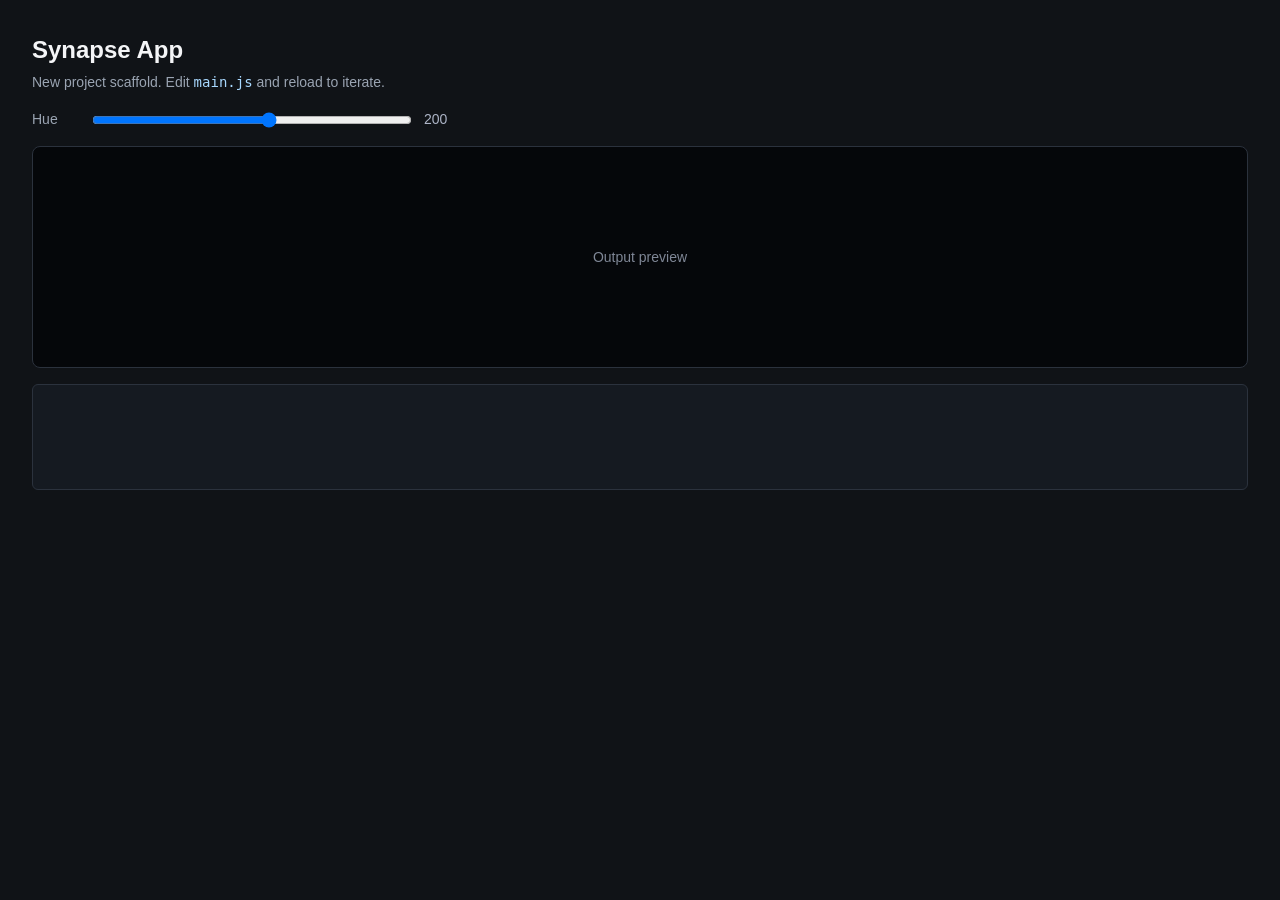
<file: template/index.html>
<!doctype html>
<html>
<head>
  <meta charset="utf-8">
  <meta name="viewport" content="width=device-width, initial-scale=1">
  <title>Synapse App</title>
  <link rel="stylesheet" href="./style.css">
</head>
<body>
  <main>
    <header>
      <h1>Synapse App</h1>
      <p>New project scaffold. Edit <code>main.js</code> and reload to iterate.</p>
    </header>

    <section class="row">
      <label for="hue">Hue</label>
      <input id="hue" type="range" min="0" max="360" step="1" value="200">
      <span id="hueReadout">200</span>
    </section>

    <section id="preview" class="preview" data-synapse-surface-type="texture">
      Output preview
    </section>

    <pre id="log"></pre>
  </main>

  <!-- Bridge type defs + userland SDK. synapse-sdk.js attaches window.SynapseSDK; see SYNAPSE_API.md. -->
  <script src="./synapse-sdk.js"></script>
  <script src="./main.js"></script>
</body>
</html>
</file>
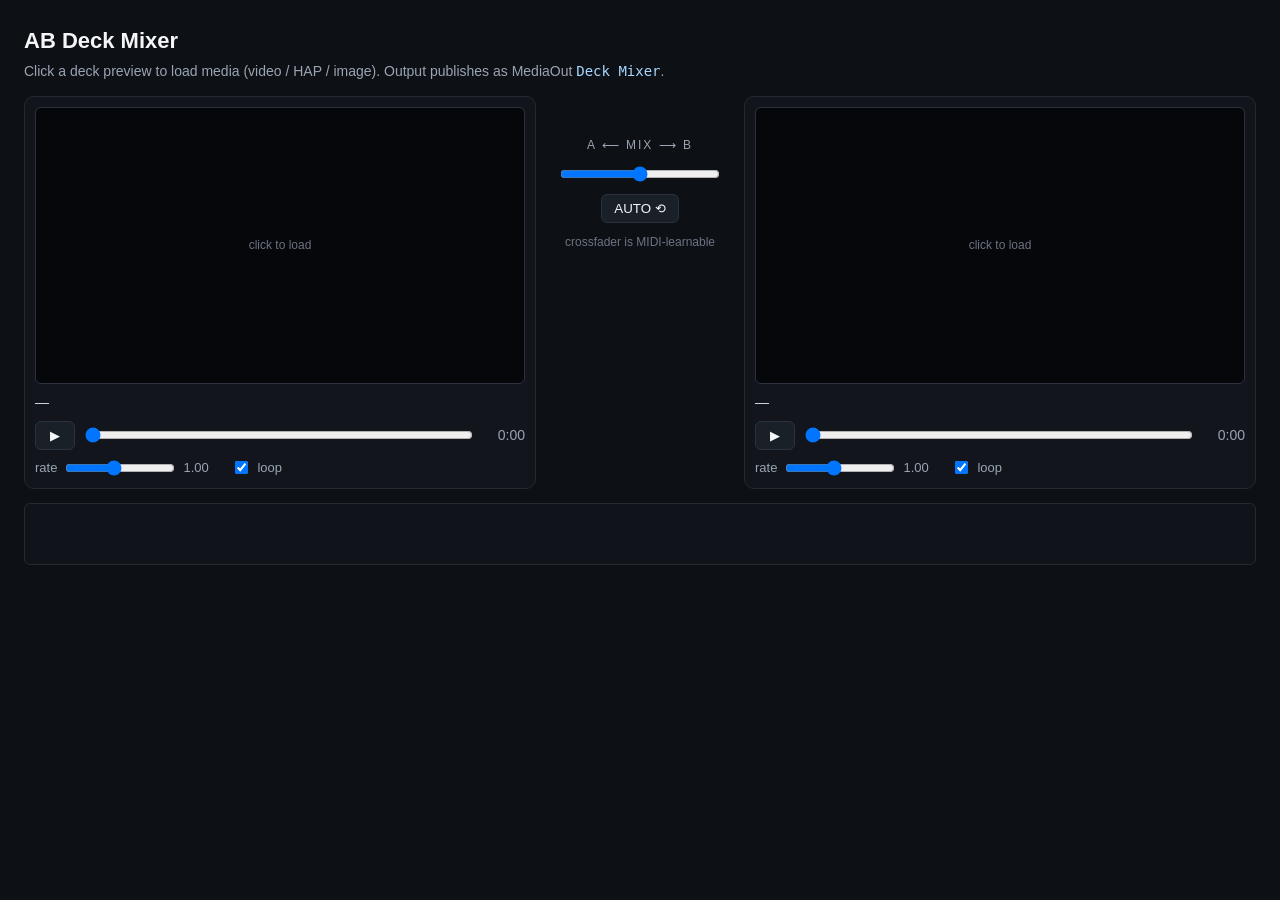
<file: samples/ab-deck-mixer/index.html>
<!doctype html>
<html>
<head>
  <meta charset="utf-8">
  <meta name="viewport" content="width=device-width, initial-scale=1">
  <title>AB Deck Mixer</title>
  <link rel="stylesheet" href="./style.css">
</head>
<body>
  <main>
    <header>
      <h1>AB Deck Mixer</h1>
      <p>Click a deck preview to load media (video / HAP / image). Output publishes as MediaOut <code>Deck Mixer</code>.</p>
    </header>

    <section class="decks">
      <div class="deck" id="deckA">
        <div class="preview" data-deck="a">
          <span class="hint">click to load</span>
        </div>
        <div class="deck-title"><span class="name">—</span><span class="badge"></span></div>
        <div class="transport">
          <button class="playpause">▶</button>
          <input class="seek" type="range" min="0" max="1" step="0.001" value="0">
          <span class="time">0:00</span>
        </div>
        <div class="deck-opts">
          <label>rate <input class="rate" type="range" min="0.25" max="2" step="0.05" value="1"><span class="rate-val">1.00</span></label>
          <label class="loop-label"><input class="loop" type="checkbox" checked> loop</label>
        </div>
      </div>

      <div class="mixer">
        <div class="xfade-label">A ⟵ MIX ⟶ B</div>
        <input id="crossfade" type="range" min="0" max="1" step="0.001" value="0.5">
        <button id="autoFade" type="button">AUTO ⟲</button>
        <div class="hint" id="mixerHint">crossfader is MIDI-learnable</div>
      </div>

      <div class="deck" id="deckB">
        <div class="preview" data-deck="b">
          <span class="hint">click to load</span>
        </div>
        <div class="deck-title"><span class="name">—</span><span class="badge"></span></div>
        <div class="transport">
          <button class="playpause">▶</button>
          <input class="seek" type="range" min="0" max="1" step="0.001" value="0">
          <span class="time">0:00</span>
        </div>
        <div class="deck-opts">
          <label>rate <input class="rate" type="range" min="0.25" max="2" step="0.05" value="1"><span class="rate-val">1.00</span></label>
          <label class="loop-label"><input class="loop" type="checkbox" checked> loop</label>
        </div>
      </div>
    </section>

    <pre id="log"></pre>
  </main>

  <script src="./synapse-sdk.js"></script>
  <script src="./main.js"></script>
</body>
</html>
</file>
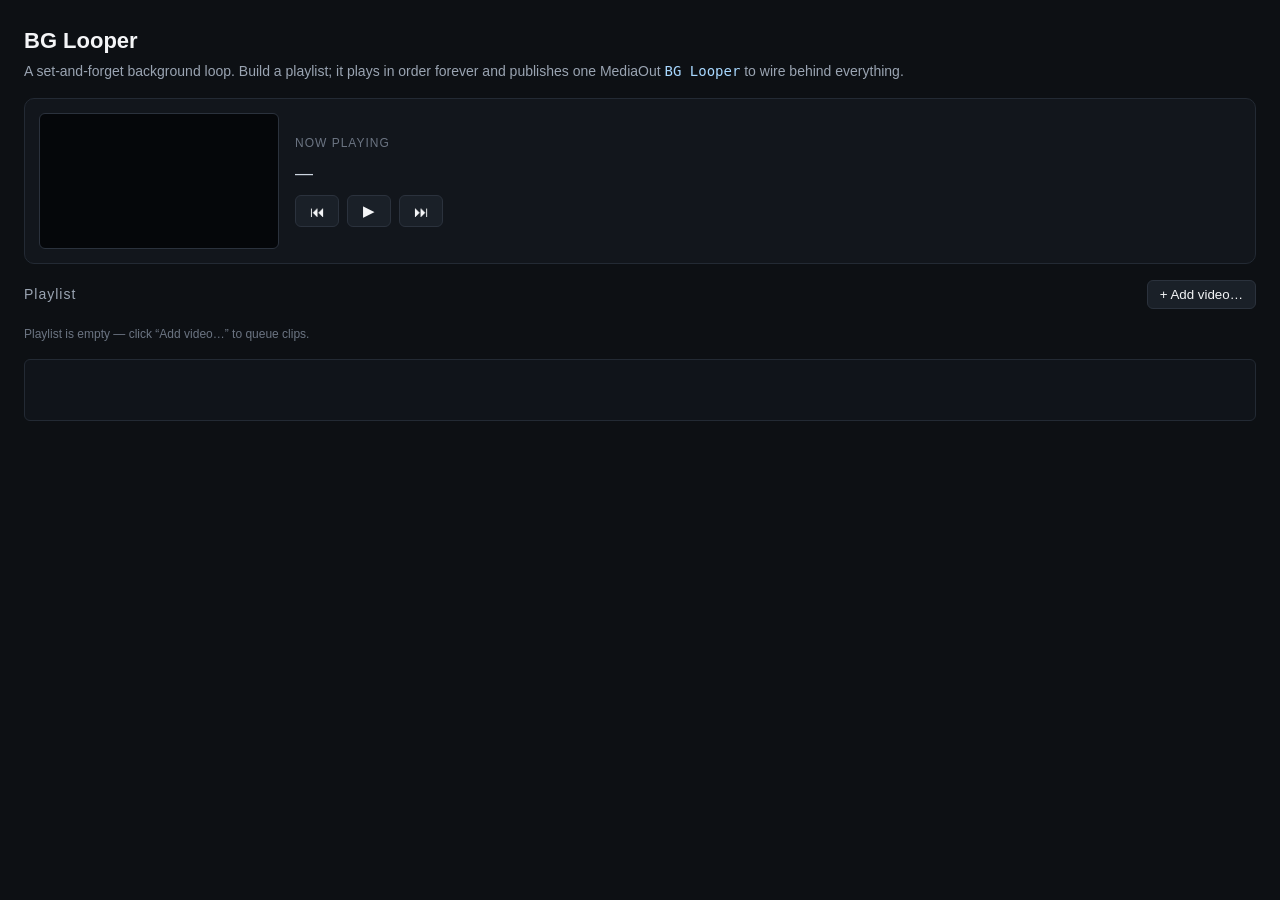
<file: samples/bg-looper/index.html>
<!doctype html>
<html>
<head>
  <meta charset="utf-8">
  <meta name="viewport" content="width=device-width, initial-scale=1">
  <title>BG Looper</title>
  <link rel="stylesheet" href="./style.css">
</head>
<body>
  <main>
    <header>
      <h1>BG Looper</h1>
      <p>A set-and-forget background loop. Build a playlist; it plays in order forever and publishes one MediaOut <code>BG Looper</code> to wire behind everything.</p>
    </header>

    <section class="now">
      <div class="preview" id="preview"></div>
      <div class="now-meta">
        <div class="now-label">now playing</div>
        <div class="now-title" id="nowTitle">—</div>
        <div class="transport">
          <button id="prev" type="button" title="Previous">⏮</button>
          <button id="playpause" type="button" title="Play / Pause">▶</button>
          <button id="next" type="button" title="Next">⏭</button>
        </div>
      </div>
    </section>

    <section class="list-section">
      <div class="list-head">
        <span>Playlist</span>
        <button id="add" type="button">+ Add video…</button>
      </div>
      <ol class="playlist" id="playlist"></ol>
      <p class="hint" id="emptyHint">Playlist is empty — click “Add video…” to queue clips.</p>
    </section>

    <pre id="log"></pre>
  </main>

  <script src="./synapse-sdk.js"></script>
  <script src="./main.js"></script>
</body>
</html>
</file>
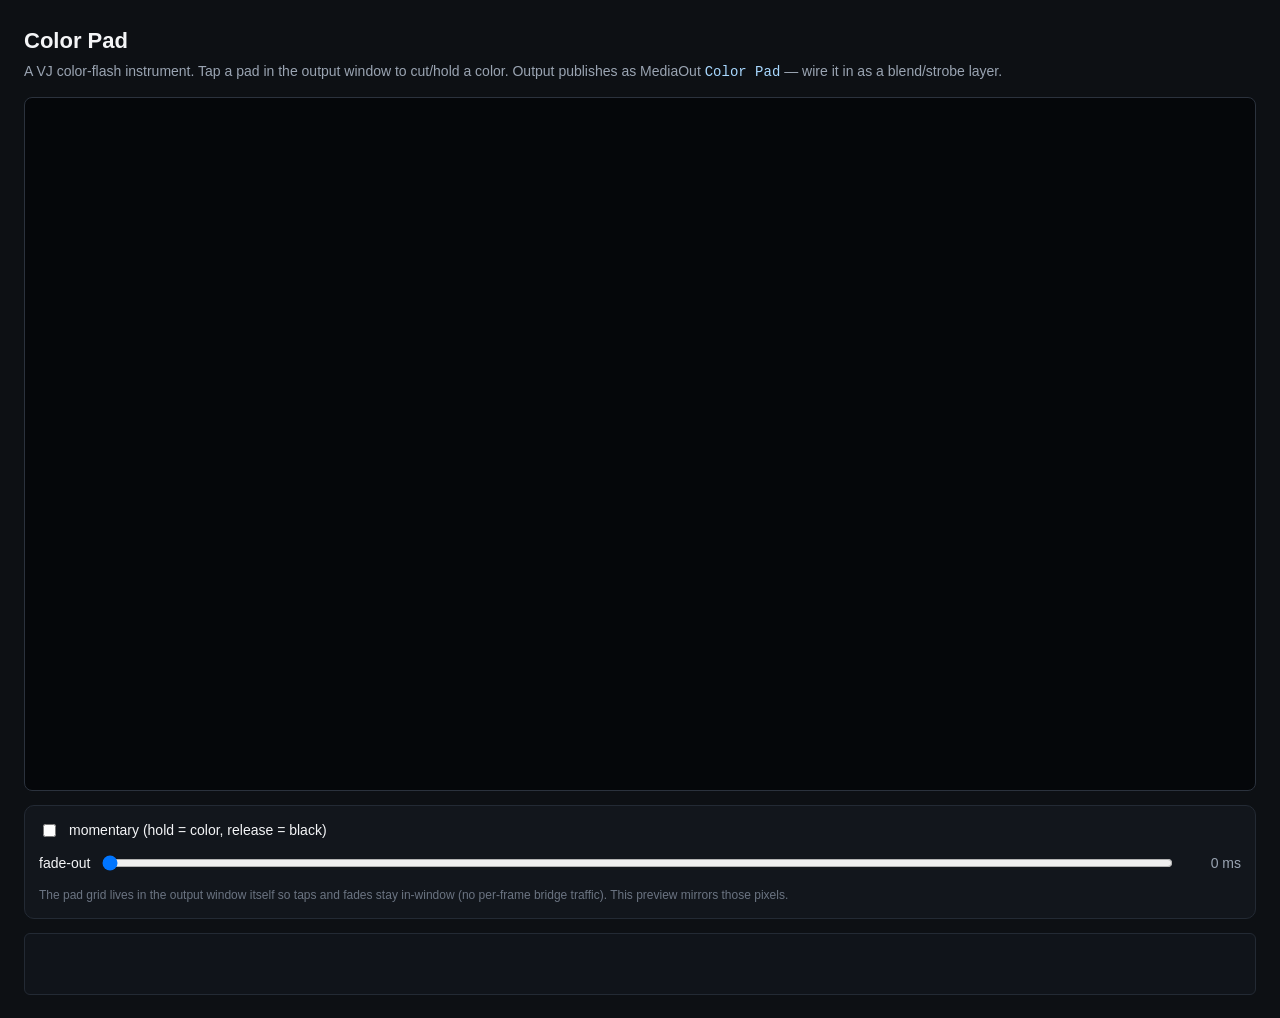
<file: samples/color-pad/index.html>
<!doctype html>
<html>
<head>
  <meta charset="utf-8">
  <meta name="viewport" content="width=device-width, initial-scale=1">
  <title>Color Pad</title>
  <link rel="stylesheet" href="./style.css">
</head>
<body>
  <main>
    <header>
      <h1>Color Pad</h1>
      <p>A VJ color-flash instrument. Tap a pad in the output window to cut/hold a color. Output publishes as MediaOut <code>Color Pad</code> — wire it in as a blend/strobe layer.</p>
    </header>

    <!-- Live preview of the published output texture (the color window). -->
    <section class="preview-wrap">
      <div id="preview"></div>
    </section>

    <section class="controls">
      <label class="mode">
        <input id="momentary" type="checkbox"> momentary (hold = color, release = black)
      </label>
      <label class="fade">
        fade-out <input id="fade" type="range" min="0" max="2000" step="50" value="0"><span id="fadeVal">0 ms</span>
      </label>
      <p class="hint">The pad grid lives in the output window itself so taps and fades stay in-window (no per-frame bridge traffic). This preview mirrors those pixels.</p>
    </section>

    <pre id="log"></pre>
  </main>

  <script src="./synapse-sdk.js"></script>
  <script src="./main.js"></script>
</body>
</html>
</file>
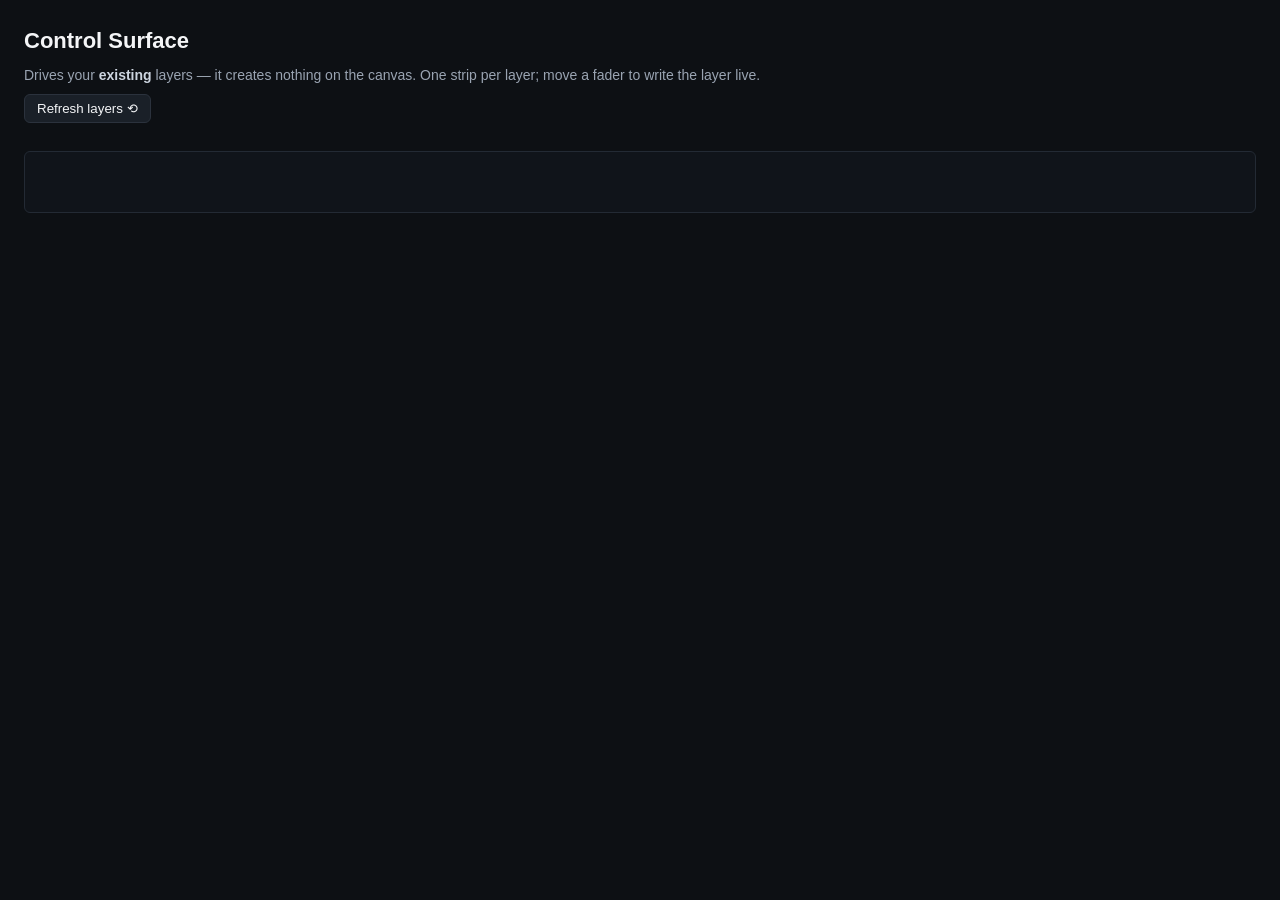
<file: samples/control-surface/index.html>
<!doctype html>
<html>
<head>
  <meta charset="utf-8">
  <meta name="viewport" content="width=device-width, initial-scale=1">
  <title>Control Surface</title>
  <link rel="stylesheet" href="./style.css">
</head>
<body>
  <main>
    <header>
      <h1>Control Surface</h1>
      <p>Drives your <strong>existing</strong> layers — it creates nothing on the canvas. One strip per layer; move a fader to write the layer live.</p>
      <button id="refresh" type="button">Refresh layers ⟲</button>
    </header>

    <!-- One .strip is cloned per layer at boot / refresh. -->
    <template id="stripTemplate">
      <div class="strip">
        <div class="strip-head">
          <span class="name">—</span>
          <span class="badge"></span>
        </div>
        <label class="ctl">
          <span class="ctl-label">opacity</span>
          <input class="opacity" type="range" min="0" max="1" step="0.001" value="1">
          <span class="val opacity-val">1.00</span>
        </label>
        <label class="ctl">
          <span class="ctl-label">rotation Z</span>
          <input class="rotz" type="range" min="-180" max="180" step="1" value="0">
          <span class="val rotz-val">0&deg;</span>
        </label>
      </div>
    </template>

    <section id="strips" class="strips"></section>
    <p id="empty" class="empty" hidden>No layers in this project. Add a layer in SynapseRack, then press Refresh.</p>

    <pre id="log"></pre>
  </main>

  <!-- Real project (folder w/ manifest) => reference the sibling SDK file. -->
  <script src="./synapse-sdk.js"></script>
  <script src="./main.js"></script>
</body>
</html>
</file>
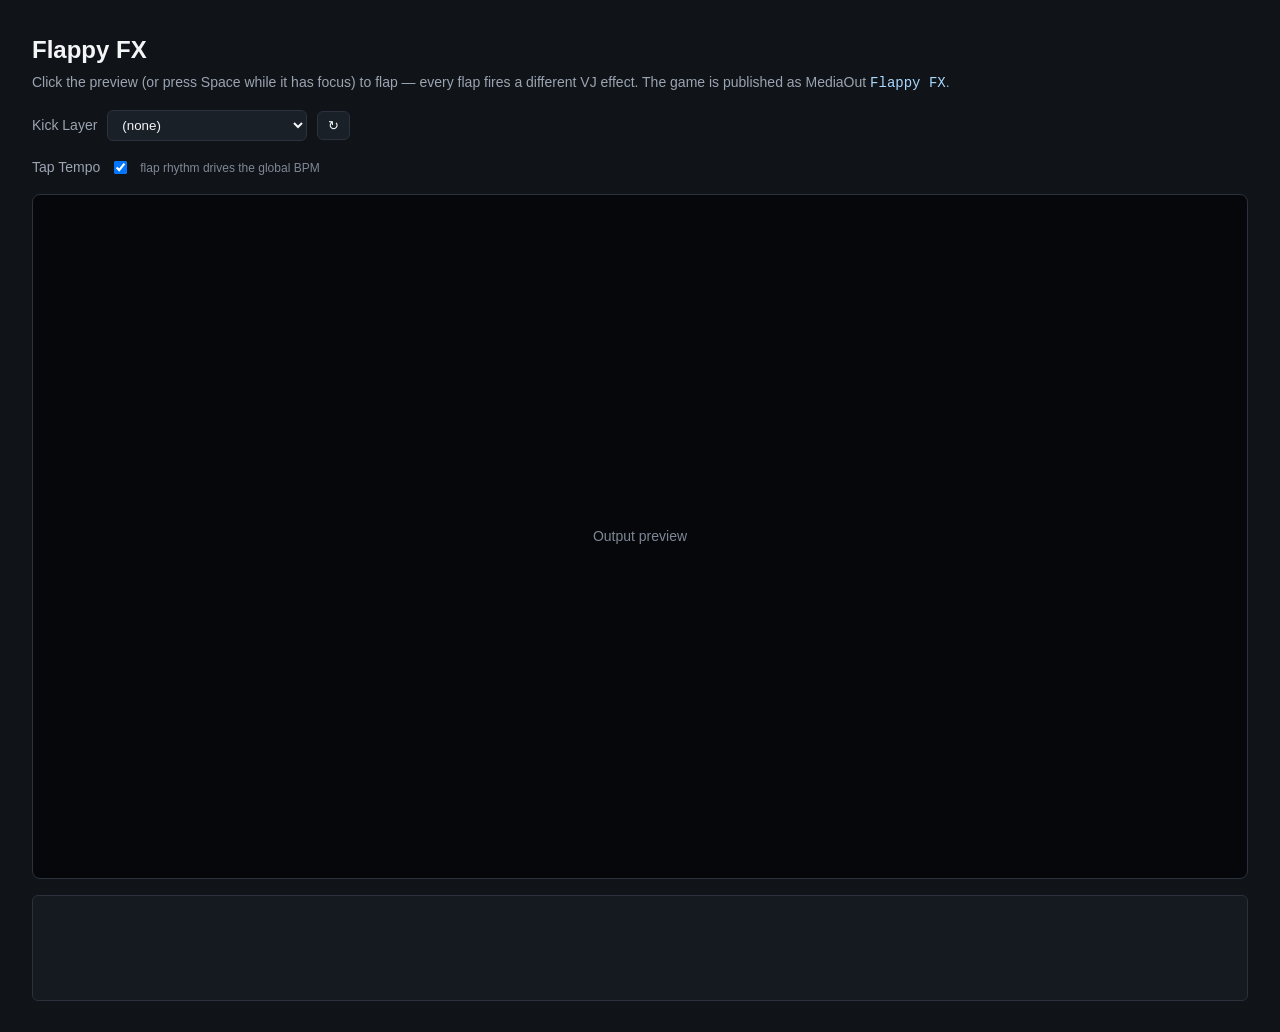
<file: samples/flappy-fx/index.html>
<!doctype html>
<html>
<head>
  <meta charset="utf-8">
  <meta name="viewport" content="width=device-width, initial-scale=1">
  <title>Flappy FX</title>
  <link rel="stylesheet" href="./style.css">
</head>
<body>
  <main>
    <header>
      <h1>Flappy FX</h1>
      <p>Click the preview (or press Space while it has focus) to flap — every flap fires a different VJ effect. The game is published as MediaOut <code>Flappy FX</code>.</p>
    </header>

    <section class="row">
      <label for="layerSelect">Kick Layer</label>
      <select id="layerSelect">
        <option value="">(none)</option>
      </select>
      <button id="refreshLayers" type="button">↻</button>
      <span id="kickReadout"></span>
    </section>

    <section class="row">
      <label for="tapTempo">Tap Tempo</label>
      <input type="checkbox" id="tapTempo" checked>
      <span class="hint">flap rhythm drives the global BPM</span>
    </section>

    <section id="preview" class="preview" data-synapse-surface-type="texture">
      Output preview
    </section>

    <pre id="log"></pre>
  </main>

  <!-- Bridge type defs + userland SDK. synapse-sdk.js attaches window.SynapseSDK; see SYNAPSE_API.md. -->
  <script src="./synapse-sdk.js"></script>
  <script src="./main.js"></script>
</body>
</html>
</file>
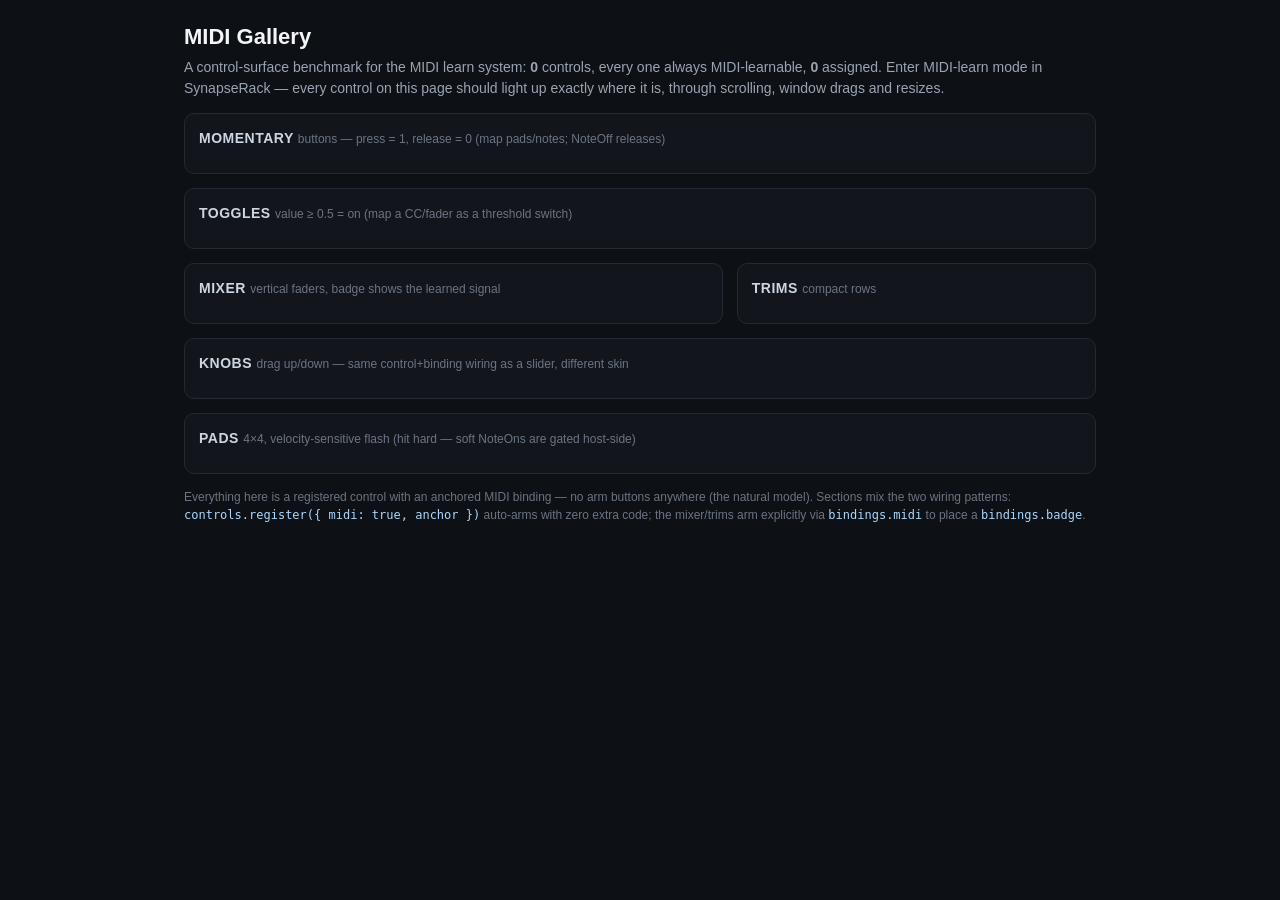
<file: samples/midi-gallery/index.html>
<!doctype html>
<html>
<head>
  <meta charset="utf-8">
  <meta name="viewport" content="width=device-width, initial-scale=1">
  <title>MIDI Gallery</title>
  <link rel="stylesheet" href="./style.css">
</head>
<body>
  <main>
    <header>
      <div class="head-row">
        <h1>MIDI Gallery</h1>
        <div id="learnBanner" class="learn-banner">LEARN MODE</div>
      </div>
      <p>A control-surface benchmark for the MIDI learn system: <strong id="statTotal">0</strong> controls,
      every one always MIDI-learnable, <strong id="statMapped">0</strong> assigned. Enter MIDI-learn mode
      in SynapseRack — every control on this page should light up exactly where it is, through scrolling,
      window drags and resizes.</p>
    </header>

    <!-- Layout 1: horizontal row of momentary buttons (auto-armed via controls.register). -->
    <section class="panel">
      <h2>Momentary <span class="sub">buttons — press = 1, release = 0 (map pads/notes; NoteOff releases)</span></h2>
      <div id="transport" class="transport"></div>
    </section>

    <!-- Layout 2: grid of latching toggles (auto-armed). -->
    <section class="panel">
      <h2>Toggles <span class="sub">value &ge; 0.5 = on (map a CC/fader as a threshold switch)</span></h2>
      <div id="toggles" class="toggle-grid"></div>
    </section>

    <div class="columns">
      <!-- Layout 3: vertical fader strip (explicit bindings.midi + badge). -->
      <section class="panel col-wide">
        <h2>Mixer <span class="sub">vertical faders, badge shows the learned signal</span></h2>
        <div id="mixer" class="mixer"></div>
      </section>

      <!-- Layout 4: dense column of compact horizontal sliders (explicit + badge). -->
      <section class="panel col-narrow">
        <h2>Trims <span class="sub">compact rows</span></h2>
        <div id="trims" class="trims"></div>
      </section>
    </div>

    <!-- Layout 5: rotary knobs — visually knobs, wired exactly like the sliders (drag vertically). -->
    <section class="panel">
      <h2>Knobs <span class="sub">drag up/down — same control+binding wiring as a slider, different skin</span></h2>
      <div id="knobs" class="knobs"></div>
    </section>

    <!-- Layout 6: big 4x4 pad grid (auto-armed) — the stress part of the benchmark. -->
    <section class="panel">
      <h2>Pads <span class="sub">4&times;4, velocity-sensitive flash (hit hard — soft NoteOns are gated host-side)</span></h2>
      <div id="pads" class="pad-grid"></div>
    </section>

    <p class="hint">
      Everything here is a registered control with an anchored MIDI binding — no arm buttons anywhere
      (the natural model). Sections mix the two wiring patterns: <code>controls.register({ midi: true,
      anchor })</code> auto-arms with zero extra code; the mixer/trims arm explicitly via
      <code>bindings.midi</code> to place a <code>bindings.badge</code>.
    </p>

    <pre id="log"></pre>
  </main>

  <script src="./synapse-sdk.js"></script>
  <script src="./main.js"></script>
</body>
</html>
</file>
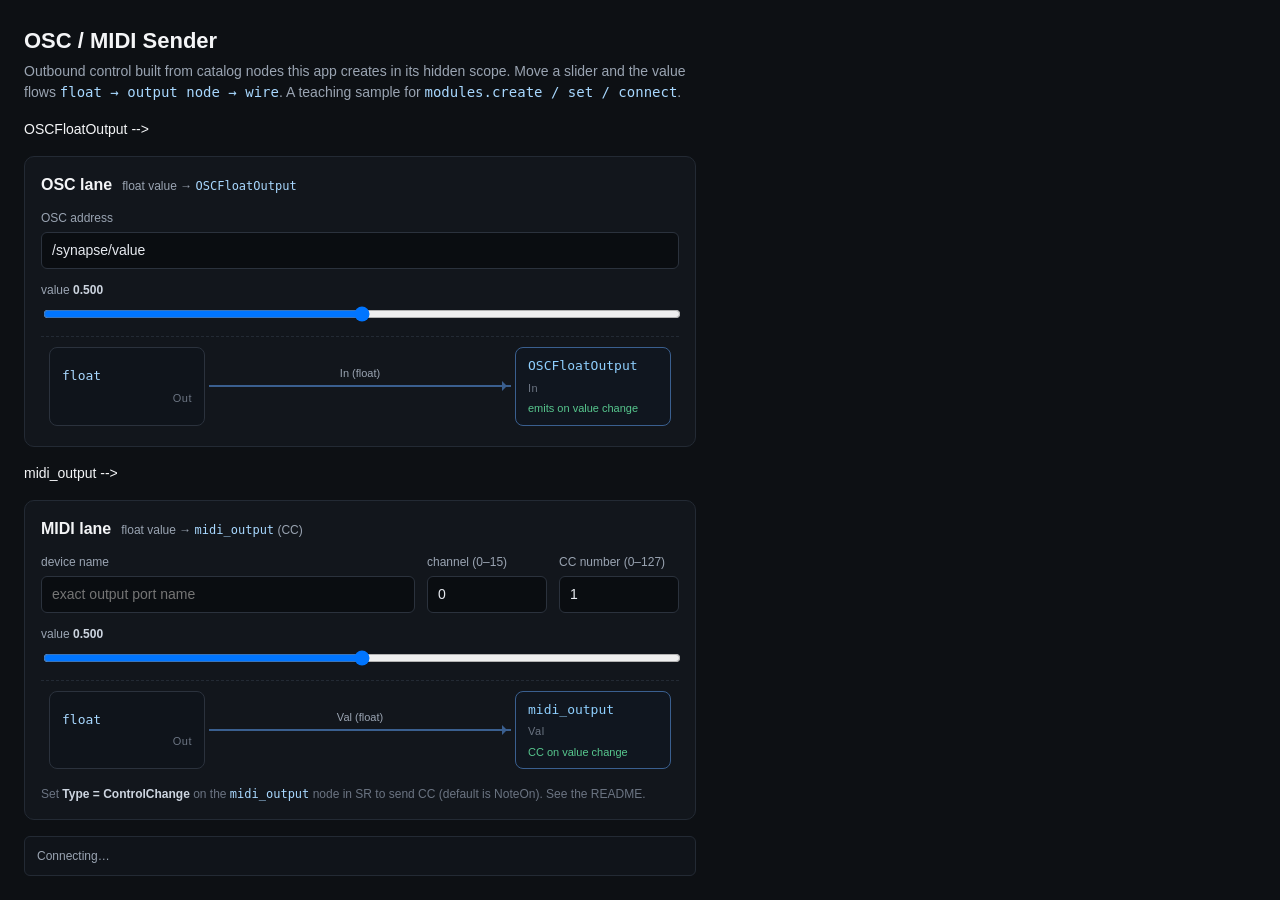
<file: samples/osc-midi-sender/index.html>
<!doctype html>
<html>
<head>
  <meta charset="utf-8">
  <meta name="viewport" content="width=device-width, initial-scale=1">
  <title>OSC / MIDI Sender</title>
  <link rel="stylesheet" href="./style.css">
</head>
<body>
  <main>
    <header>
      <h1>OSC / MIDI Sender</h1>
      <p>Outbound control built from catalog nodes this app creates in its hidden scope. Move a slider and the value flows <code>float → output node → wire</code>. A teaching sample for <code>modules.create / set / connect</code>.</p>
    </header>

    <!-- OSC lane: float node --("Out"→"In")--> OSCFloatOutput -->
    <section class="lane" id="oscLane">
      <div class="lane-head">
        <h2>OSC lane</h2>
        <span class="lane-sub">float value → <code>OSCFloatOutput</code></span>
      </div>

      <label class="field">
        <span>OSC address</span>
        <input id="oscAddress" type="text" placeholder="/synapse/value" value="/synapse/value">
      </label>

      <label class="field slider-field">
        <span>value <b id="oscValueLabel">0.500</b></span>
        <input id="oscValue" type="range" min="0" max="1" step="0.001" value="0.5">
      </label>

      <!-- pure HTML/CSS wiring diagram of the chain this lane built -->
      <div class="wire" aria-label="node chain">
        <div class="node">
          <div class="node-type">float</div>
          <div class="port out">Out</div>
        </div>
        <div class="edge"><span class="edge-label">In (float)</span></div>
        <div class="node accent">
          <div class="node-type">OSCFloatOutput</div>
          <div class="port in">In</div>
          <div class="node-note">emits on value change</div>
        </div>
      </div>
    </section>

    <!-- MIDI lane: float node --("Out"→"Val")--> midi_output -->
    <section class="lane" id="midiLane">
      <div class="lane-head">
        <h2>MIDI lane</h2>
        <span class="lane-sub">float value → <code>midi_output</code> (CC)</span>
      </div>

      <div class="field-row">
        <label class="field">
          <span>device name</span>
          <input id="midiDevice" type="text" placeholder="exact output port name">
        </label>
        <label class="field small">
          <span>channel (0–15)</span>
          <input id="midiChannel" type="number" min="0" max="15" step="1" value="0">
        </label>
        <label class="field small">
          <span>CC number (0–127)</span>
          <input id="midiNumber" type="number" min="0" max="127" step="1" value="1">
        </label>
      </div>

      <label class="field slider-field">
        <span>value <b id="midiValueLabel">0.500</b></span>
        <input id="midiValue" type="range" min="0" max="1" step="0.001" value="0.5">
      </label>

      <div class="wire" aria-label="node chain">
        <div class="node">
          <div class="node-type">float</div>
          <div class="port out">Out</div>
        </div>
        <div class="edge"><span class="edge-label">Val (float)</span></div>
        <div class="node accent">
          <div class="node-type">midi_output</div>
          <div class="port in">Val</div>
          <div class="node-note">CC on value change</div>
        </div>
      </div>
      <p class="lane-foot">Set <b>Type = ControlChange</b> on the <code>midi_output</code> node in SR to send CC (default is NoteOn). See the README.</p>
    </section>

    <p class="status" id="status">Connecting…</p>
  </main>

  <script src="./synapse-sdk.js"></script>
  <script src="./main.js"></script>
</body>
</html>
</file>
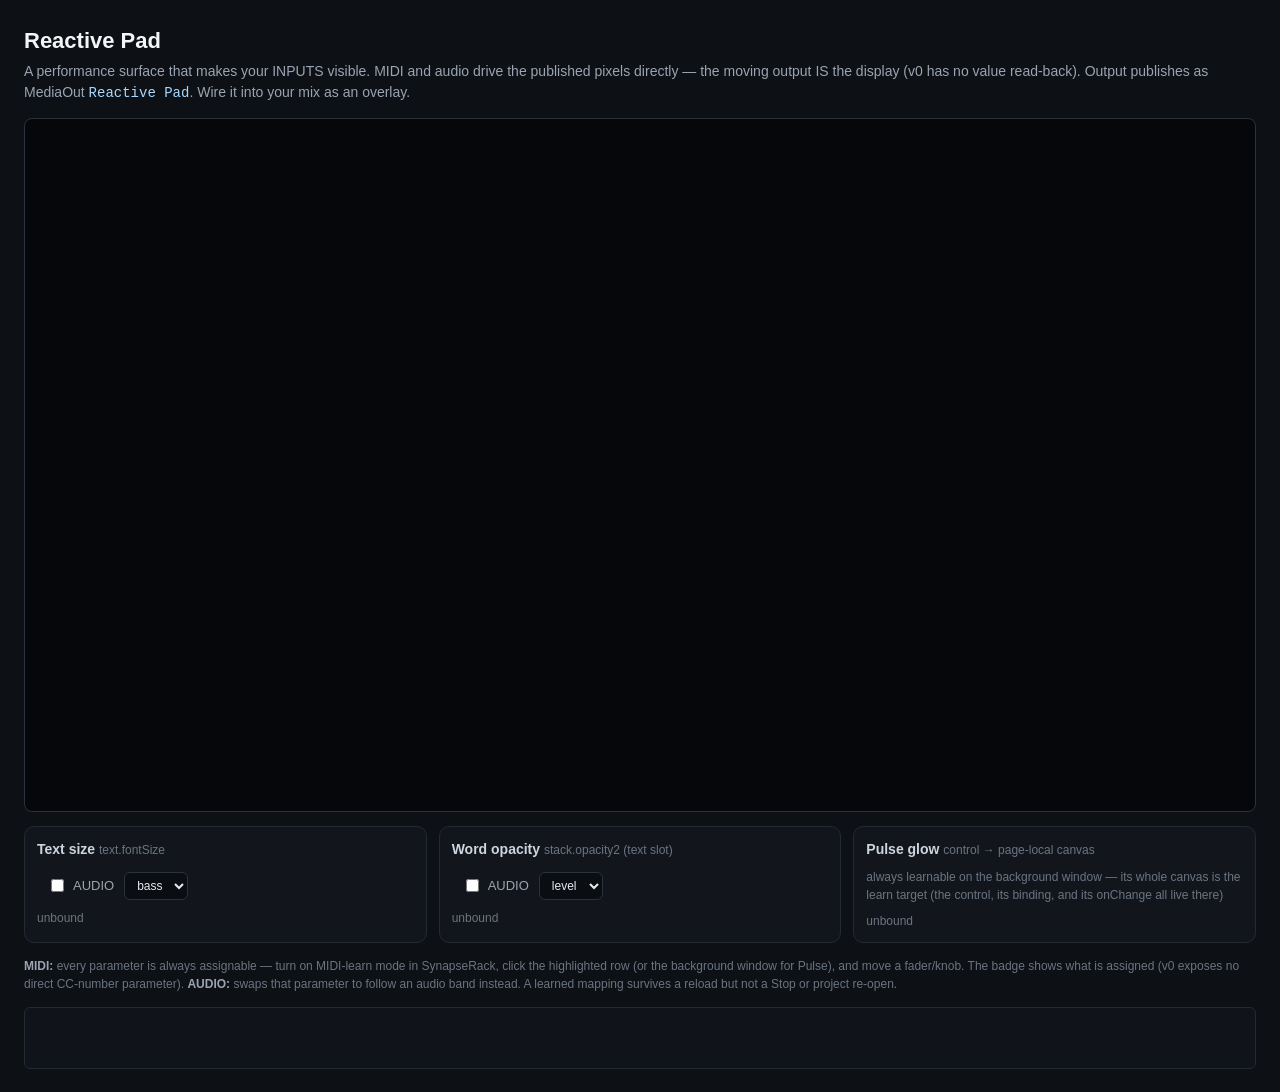
<file: samples/reactive-pad/index.html>
<!doctype html>
<html>
<head>
  <meta charset="utf-8">
  <meta name="viewport" content="width=device-width, initial-scale=1">
  <title>Reactive Pad</title>
  <link rel="stylesheet" href="./style.css">
</head>
<body>
  <main>
    <header>
      <h1>Reactive Pad</h1>
      <p>A performance surface that makes your INPUTS visible. MIDI and audio drive the published pixels
      directly — the moving output IS the display (v0 has no value read-back). Output publishes as
      MediaOut <code>Reactive Pad</code>. Wire it into your mix as an overlay.</p>
    </header>

    <!-- Live preview of the published stack (text "REACTIVE" over an animated background). -->
    <section class="preview-wrap">
      <div id="preview"></div>
    </section>

    <!-- Per-parameter binding rows. Every parameter is ALWAYS MIDI-learnable (the natural model —
         no arm button): the SDK badge shows MIDI / the learned signal, and in SR's learn mode the
         whole row lights up as the click target. The AUDIO toggle swaps the parameter to
         bindings.follow instead — one host-side binding drives the parameter at a time. -->
    <section class="params">
      <div class="param" id="pFont">
        <div class="p-label">Text size <span class="p-sub">text.fontSize</span></div>
        <div class="p-row">
          <span class="midi-badge"></span>
          <label class="audio-toggle"><input class="audio" type="checkbox"> AUDIO</label>
          <select class="band">
            <option value="audio.level">level</option>
            <option value="audio.bass" selected>bass</option>
            <option value="audio.mid">mid</option>
            <option value="audio.high">high</option>
          </select>
        </div>
        <div class="p-state">unbound</div>
      </div>

      <div class="param" id="pOpacity">
        <div class="p-label">Word opacity <span class="p-sub">stack.opacity2 (text slot)</span></div>
        <div class="p-row">
          <span class="midi-badge"></span>
          <label class="audio-toggle"><input class="audio" type="checkbox"> AUDIO</label>
          <select class="band">
            <option value="audio.level" selected>level</option>
            <option value="audio.bass">bass</option>
            <option value="audio.mid">mid</option>
            <option value="audio.high">high</option>
          </select>
        </div>
        <div class="p-state">unbound</div>
      </div>

      <div class="param" id="pPulse">
        <div class="p-label">Pulse glow <span class="p-sub">control &rarr; page-local canvas</span></div>
        <div class="p-row">
          <span class="p-note">always learnable on the background window — its whole canvas is the
          learn target (the control, its binding, and its onChange all live there)</span>
        </div>
        <div class="p-state">unbound</div>
      </div>
    </section>

    <p class="hint">
      <strong>MIDI:</strong> every parameter is always assignable — turn on MIDI-learn mode in
      SynapseRack, click the highlighted row (or the background window for Pulse), and move a
      fader/knob. The badge shows what is assigned (v0 exposes no direct CC-number parameter).
      <strong>AUDIO:</strong> swaps that parameter to follow an audio band instead. A learned mapping
      survives a reload but not a Stop or project re-open.
    </p>

    <pre id="log"></pre>
  </main>

  <script src="./synapse-sdk.js"></script>
  <script src="./main.js"></script>
</body>
</html>
</file>
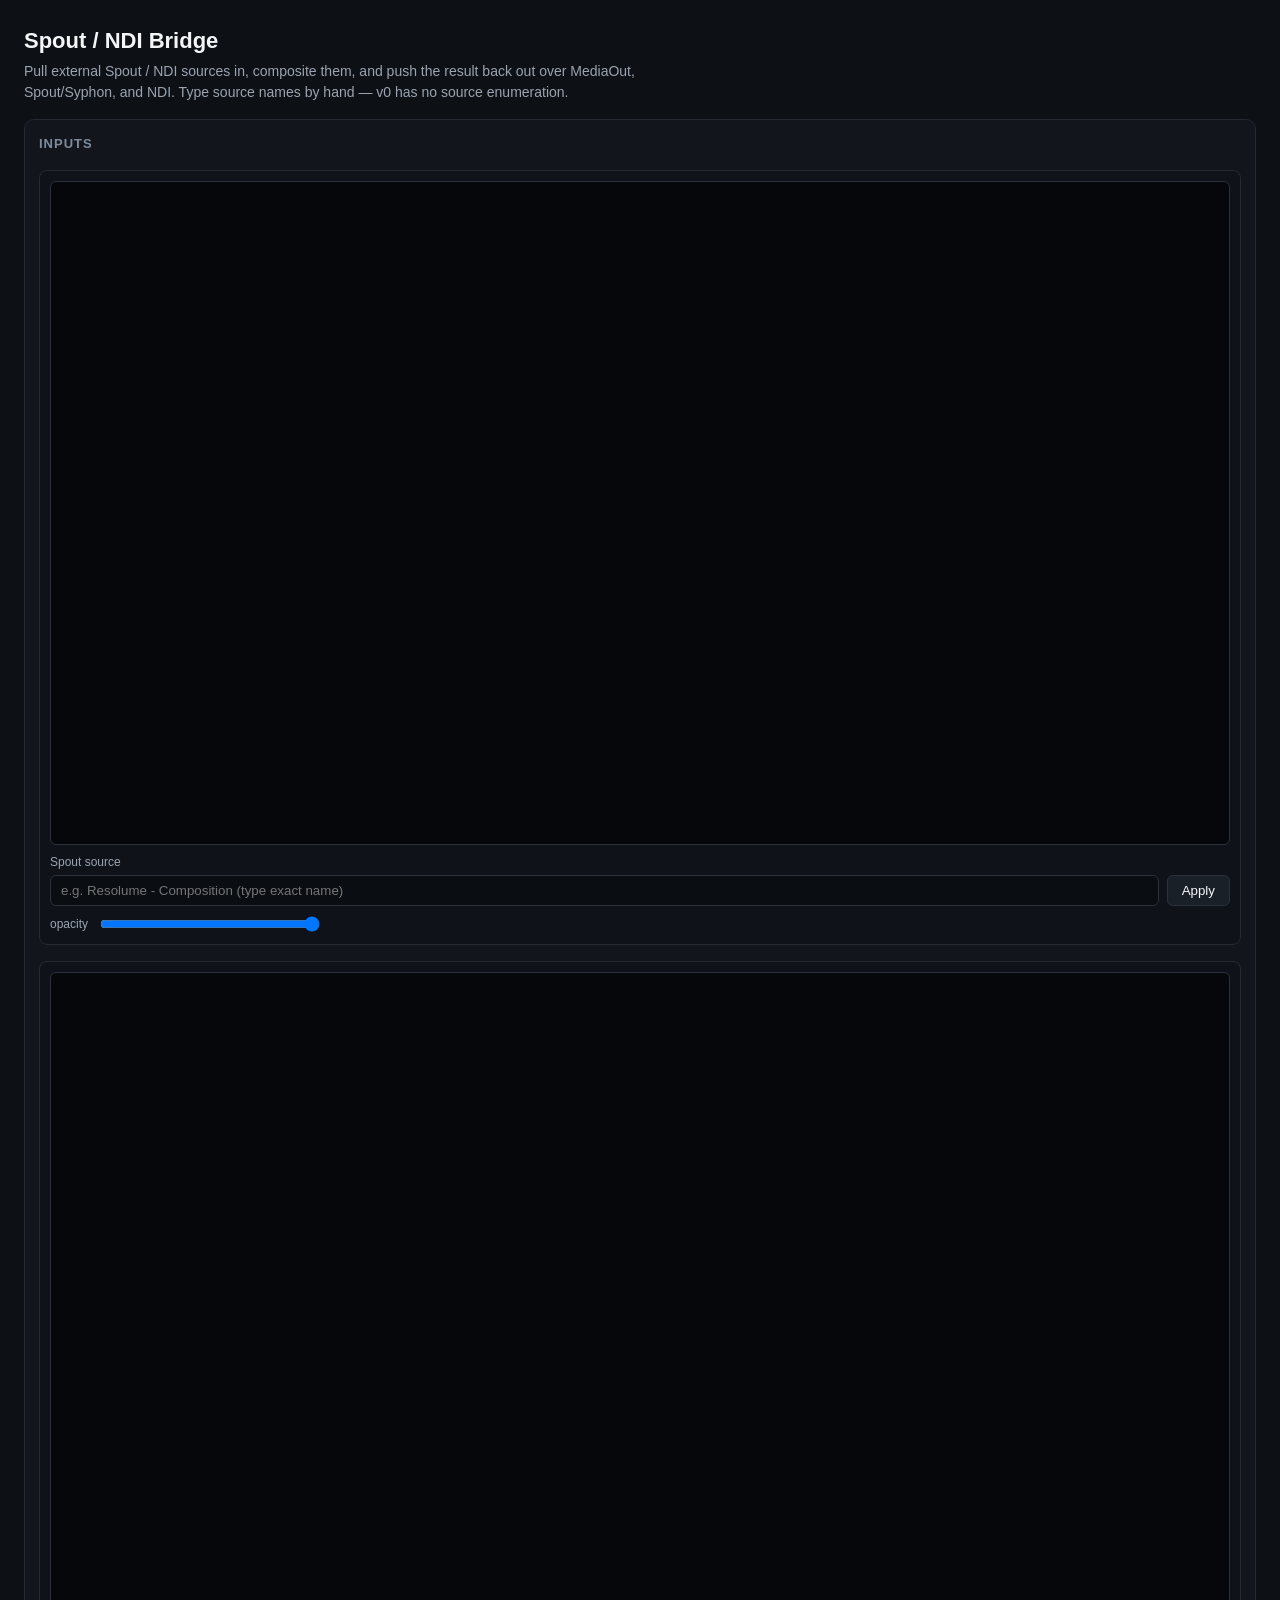
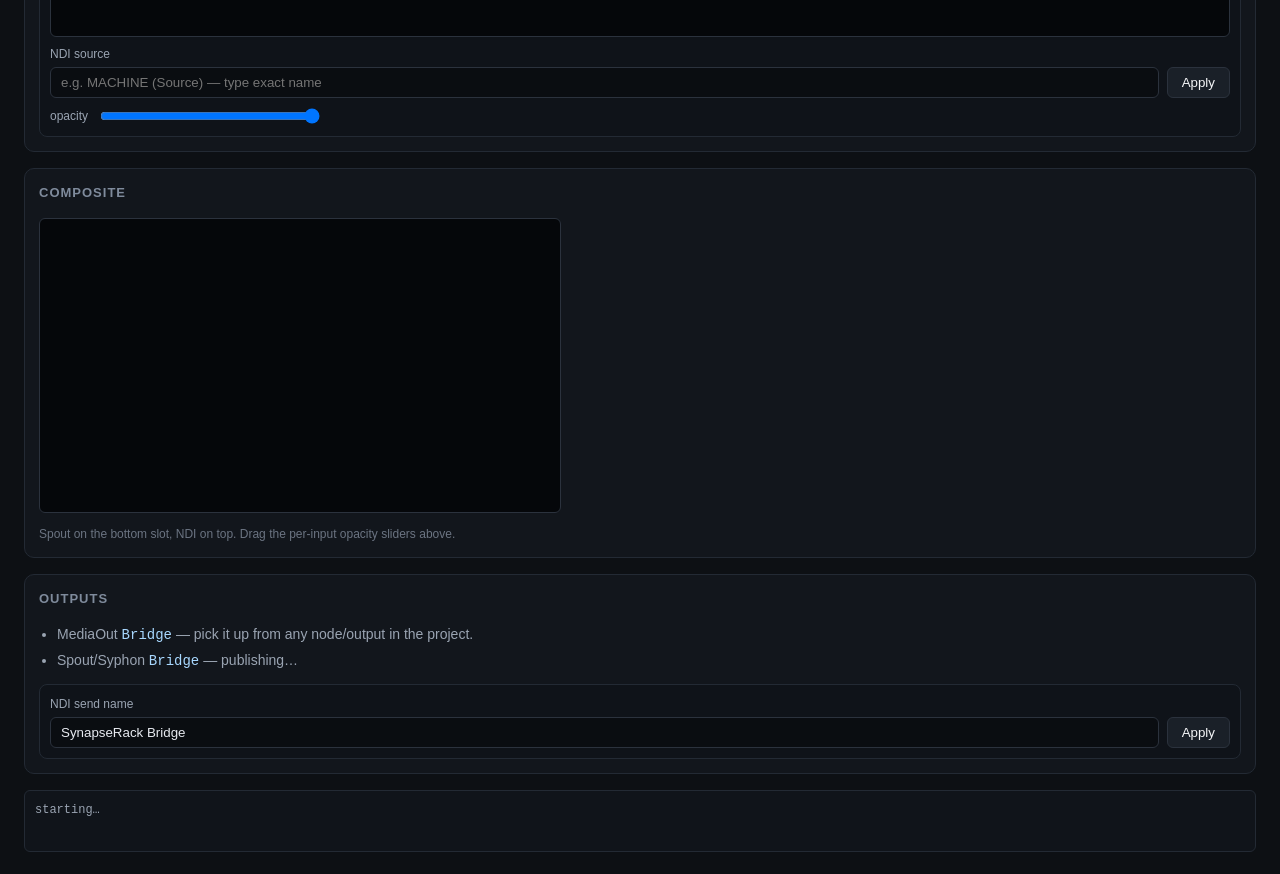
<file: samples/spout-ndi-bridge/index.html>
<!doctype html>
<html>
<head>
  <meta charset="utf-8">
  <meta name="viewport" content="width=device-width, initial-scale=1">
  <title>Spout / NDI Bridge</title>
  <link rel="stylesheet" href="./style.css">
</head>
<body>
  <main>
    <header>
      <h1>Spout / NDI Bridge</h1>
      <p>Pull external Spout / NDI sources in, composite them, and push the result back out over
        MediaOut, Spout/Syphon, and NDI. Type source names by hand — v0 has no source enumeration.</p>
    </header>

    <!-- IN: two app-owned receivers. There is no source-enumeration API in v0, so the user types
         the exact Spout source / NDI sender name; names apply on Enter or the Apply button. -->
    <section class="io in">
      <h2>Inputs</h2>

      <div class="slot" id="spoutIn">
        <div class="preview"></div>
        <div class="row">
          <label>Spout source
            <input class="src" type="text" placeholder="e.g. Resolume - Composition (type exact name)">
          </label>
          <button class="apply" type="button">Apply</button>
        </div>
        <label class="opacity-row">opacity
          <input class="opacity" type="range" min="0" max="1" step="0.001" value="1">
        </label>
      </div>

      <div class="slot" id="ndiIn">
        <div class="preview"></div>
        <div class="row">
          <label>NDI source
            <input class="src" type="text" placeholder="e.g. MACHINE (Source) — type exact name">
          </label>
          <button class="apply" type="button">Apply</button>
        </div>
        <label class="opacity-row">opacity
          <input class="opacity" type="range" min="0" max="1" step="0.001" value="1">
        </label>
      </div>
    </section>

    <!-- COMPOSITE: the app-owned stack mixer. Slot 0 (bottom) = Spout, slot 1 (top) = NDI. -->
    <section class="composite">
      <h2>Composite</h2>
      <div class="preview" id="stackPreview"></div>
      <p class="hint">Spout on the bottom slot, NDI on top. Drag the per-input opacity sliders above.</p>
    </section>

    <!-- OUT: same composite fanned out three ways. -->
    <section class="io out">
      <h2>Outputs</h2>
      <ul class="outlist">
        <li>MediaOut <code>Bridge</code> — pick it up from any node/output in the project.</li>
        <li>Spout/Syphon <code>Bridge</code> — <span id="spoutOutStatus">publishing…</span></li>
      </ul>
      <div class="slot" id="ndiOut">
        <div class="row">
          <label>NDI send name
            <input class="src" type="text" placeholder="e.g. SynapseRack Bridge" value="SynapseRack Bridge">
          </label>
          <button class="apply" type="button">Apply</button>
        </div>
      </div>
    </section>

    <pre id="log">starting…</pre>
  </main>

  <script src="./synapse-sdk.js"></script>
  <script src="./main.js"></script>
</body>
</html>
</file>
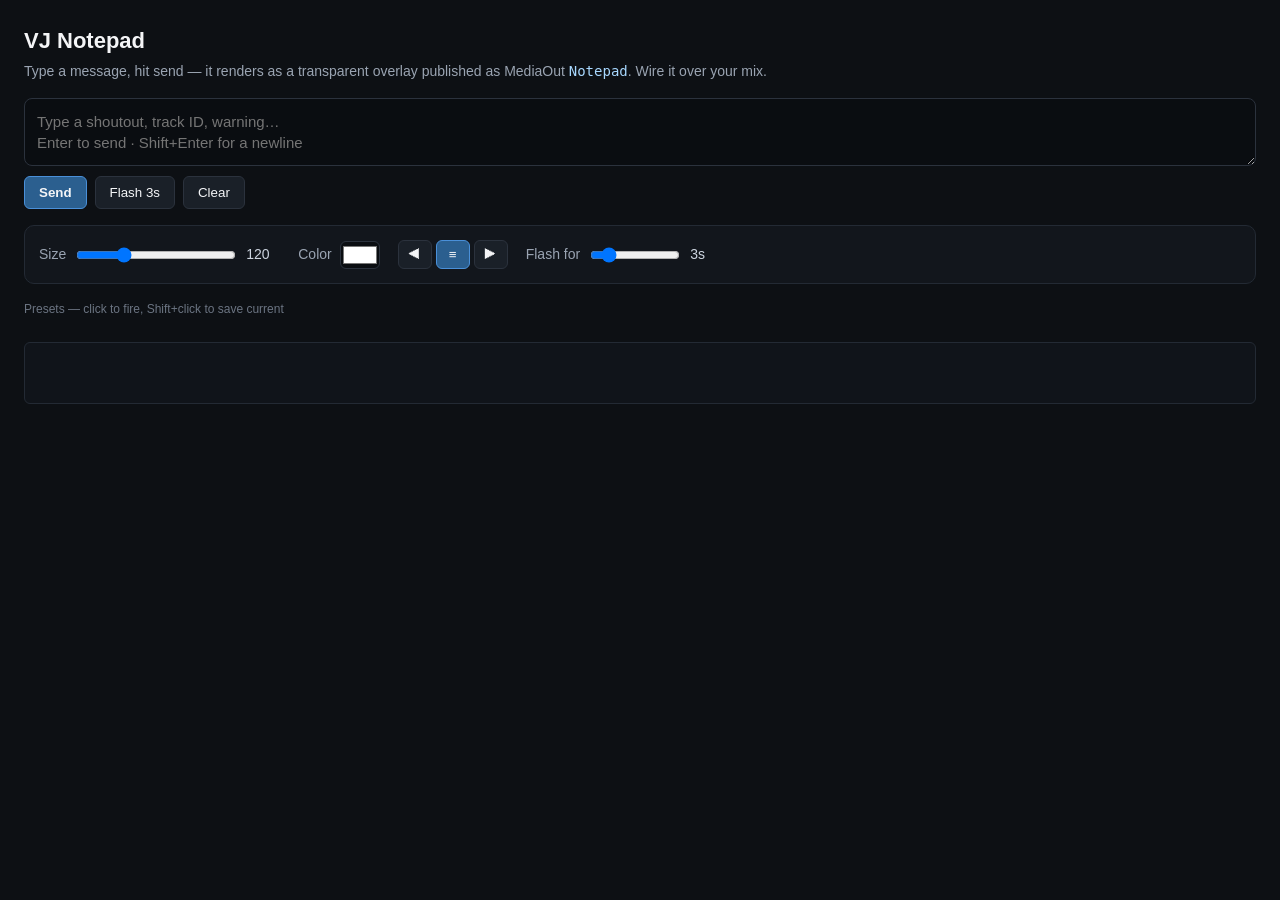
<file: samples/vj-notepad/index.html>
<!doctype html>
<html>
<head>
  <meta charset="utf-8">
  <meta name="viewport" content="width=device-width, initial-scale=1">
  <title>VJ Notepad</title>
  <link rel="stylesheet" href="./style.css">
</head>
<body>
  <main>
    <header>
      <h1>VJ Notepad</h1>
      <p>Type a message, hit send — it renders as a transparent overlay published as MediaOut <code>Notepad</code>. Wire it over your mix.</p>
    </header>

    <section class="composer">
      <textarea id="text" rows="2" placeholder="Type a shoutout, track ID, warning…&#10;Enter to send · Shift+Enter for a newline"></textarea>
      <div class="composer-buttons">
        <button id="send" type="button" class="primary">Send</button>
        <button id="flash" type="button">Flash <span id="flashSecsLabel">3s</span></button>
        <button id="clear" type="button">Clear</button>
      </div>
    </section>

    <section class="style-controls">
      <label>Size
        <input id="size" type="range" min="12" max="400" step="1" value="120">
        <span id="sizeVal" class="val">120</span>
      </label>
      <label>Color
        <input id="color" type="color" value="#ffffff">
      </label>
      <div class="align" role="group" aria-label="alignment">
        <button class="align-btn" data-align="left" type="button">⯇</button>
        <button class="align-btn active" data-align="center" type="button">≡</button>
        <button class="align-btn" data-align="right" type="button">⯈</button>
      </div>
      <label class="flash-secs">Flash for
        <input id="flashSecs" type="range" min="1" max="15" step="1" value="3">
        <span id="flashSecsVal" class="val">3s</span>
      </label>
    </section>

    <section class="presets">
      <div class="presets-label">Presets — click to fire, Shift+click to save current</div>
      <div id="presetBank" class="preset-bank"></div>
    </section>

    <pre id="log"></pre>
  </main>

  <script src="./synapse-sdk.js"></script>
  <script src="./main.js"></script>
</body>
</html>
</file>
<file: template/style.css>
html,
body {
  margin: 0;
  width: 100%;
  height: 100%;
  background: #101317;
  color: #f4f5f7;
  font: 14px/1.5 -apple-system, BlinkMacSystemFont, 'Segoe UI', sans-serif;
}

main {
  box-sizing: border-box;
  display: grid;
  gap: 16px;
  align-content: start;
  min-height: 100%;
  padding: 32px;
}

header {
  display: grid;
  gap: 4px;
}

h1 {
  margin: 0;
  font-size: 24px;
  font-weight: 650;
}

header p {
  margin: 0;
  color: #9aa4b2;
}

code {
  color: #a8d8ff;
}

.row {
  display: flex;
  align-items: center;
  gap: 10px;
}

.row label {
  color: #9aa4b2;
  min-width: 48px;
}

input[type="range"] {
  flex: 1;
  max-width: 320px;
}

#hueReadout {
  font-variant-numeric: tabular-nums;
  color: #aeb6c8;
  min-width: 32px;
}

.preview {
  min-height: 220px;
  border: 1px solid #2b323d;
  border-radius: 8px;
  background: #05070a;
  display: grid;
  place-items: center;
  color: #7f8796;
  overflow: hidden;
}

pre {
  min-height: 80px;
  margin: 0;
  border: 1px solid #2b323d;
  border-radius: 6px;
  padding: 12px;
  overflow: auto;
  background: #151a21;
}
</file>
<file: samples/ab-deck-mixer/style.css>
html,
body {
  margin: 0;
  width: 100%;
  height: 100%;
  background: #0d1014;
  color: #f4f5f7;
  font: 14px/1.5 -apple-system, BlinkMacSystemFont, 'Segoe UI', sans-serif;
}

main {
  box-sizing: border-box;
  display: grid;
  gap: 14px;
  align-content: start;
  min-height: 100%;
  padding: 24px;
}

header { display: grid; gap: 4px; }
h1 { margin: 0; font-size: 22px; font-weight: 700; }
header p { margin: 0; color: #9aa4b2; }
code { color: #a8d8ff; }

.decks {
  display: grid;
  grid-template-columns: 1fr 180px 1fr;
  gap: 14px;
  align-items: start;
}

.deck {
  display: grid;
  gap: 8px;
  background: #12161c;
  border: 1px solid #232a34;
  border-radius: 10px;
  padding: 10px;
}

.preview {
  aspect-ratio: 16 / 9;
  border-radius: 6px;
  background: #05070a;
  border: 1px solid #2b323d;
  display: grid;
  place-items: center;
  color: #6b7482;
  cursor: pointer;
  overflow: hidden;
}
.preview:hover { border-color: #4a90d9; }

.deck-title {
  display: flex;
  align-items: center;
  gap: 8px;
  min-height: 20px;
}
.deck-title .name {
  flex: 1;
  overflow: hidden;
  text-overflow: ellipsis;
  white-space: nowrap;
  color: #cdd5e0;
}
.badge {
  font-size: 11px;
  letter-spacing: 1px;
  color: #0d1014;
  background: #57c78e;
  border-radius: 4px;
  padding: 1px 6px;
}
.badge:empty { display: none; }

.transport { display: flex; align-items: center; gap: 8px; }
.transport .seek { flex: 1; }
.transport .time { font-variant-numeric: tabular-nums; color: #9aa4b2; min-width: 42px; text-align: right; }

.deck-opts { display: flex; align-items: center; gap: 14px; color: #9aa4b2; font-size: 13px; }
.deck-opts label { display: flex; align-items: center; gap: 6px; }
.deck-opts .rate { width: 110px; }
.rate-val { font-variant-numeric: tabular-nums; min-width: 34px; }

.mixer {
  display: grid;
  gap: 10px;
  justify-items: center;
  align-content: center;
  padding-top: 40px;
}
.xfade-label { letter-spacing: 2px; color: #9aa4b2; font-size: 12px; }
#crossfade { width: 160px; }

button {
  background: #1a2028;
  color: #f4f5f7;
  border: 1px solid #2b323d;
  border-radius: 6px;
  padding: 6px 12px;
  cursor: pointer;
}
button:hover { border-color: #4a90d9; }
button.active { background: #2b5f8f; border-color: #4a90d9; }
.playpause { min-width: 40px; }

input[type="text"] {
  background: #0a0d11;
  color: #e7eaf0;
  border: 1px solid #2b323d;
  border-radius: 6px;
  padding: 7px 10px;
  width: 100%;
  box-sizing: border-box;
}

.hint { color: #6b7482; font-size: 12px; }

.picker {
  display: grid;
  gap: 8px;
  background: #12161c;
  border: 1px solid #3a4c63;
  border-radius: 10px;
  padding: 12px;
}
.picker-head { display: flex; justify-content: space-between; align-items: center; color: #cdd5e0; }
.picker-row { display: flex; gap: 8px; }
.picker-row input { flex: 1; }
.recents-label { color: #6b7482; font-size: 12px; }
.recents { display: grid; gap: 4px; }
.recents button {
  text-align: left;
  overflow: hidden;
  text-overflow: ellipsis;
  white-space: nowrap;
  font-size: 12px;
  padding: 5px 10px;
}

pre#log {
  min-height: 40px;
  margin: 0;
  border: 1px solid #232a34;
  border-radius: 6px;
  padding: 10px;
  overflow: auto;
  background: #10141a;
  color: #9aa4b2;
  font-size: 12px;
  white-space: pre-wrap;
}
</file>
<file: samples/bg-looper/style.css>
html,
body {
  margin: 0;
  width: 100%;
  height: 100%;
  background: #0d1014;
  color: #f4f5f7;
  font: 14px/1.5 -apple-system, BlinkMacSystemFont, 'Segoe UI', sans-serif;
}

main {
  box-sizing: border-box;
  display: grid;
  gap: 16px;
  align-content: start;
  min-height: 100%;
  padding: 24px;
}

header { display: grid; gap: 4px; }
h1 { margin: 0; font-size: 22px; font-weight: 700; }
header p { margin: 0; color: #9aa4b2; }
code { color: #a8d8ff; }

/* now playing */
.now {
  display: grid;
  grid-template-columns: 240px 1fr;
  gap: 16px;
  align-items: center;
  background: #12161c;
  border: 1px solid #232a34;
  border-radius: 10px;
  padding: 14px;
}
.preview {
  aspect-ratio: 16 / 9;
  border-radius: 6px;
  background: #05070a;
  border: 1px solid #2b323d;
  overflow: hidden;
}
.now-meta { display: grid; gap: 8px; }
.now-label { color: #6b7482; font-size: 12px; letter-spacing: 1px; text-transform: uppercase; }
.now-title {
  font-size: 18px;
  color: #cdd5e0;
  overflow: hidden;
  text-overflow: ellipsis;
  white-space: nowrap;
}
.transport { display: flex; gap: 8px; }

/* playlist */
.list-section { display: grid; gap: 8px; }
.list-head {
  display: flex;
  justify-content: space-between;
  align-items: center;
  color: #9aa4b2;
  letter-spacing: 1px;
}

.playlist { list-style: none; margin: 0; padding: 0; display: grid; gap: 6px; }
.entry {
  display: flex;
  align-items: center;
  gap: 8px;
  background: #12161c;
  border: 1px solid #232a34;
  border-radius: 8px;
  padding: 6px 8px;
}
.entry.active { border-color: #4a90d9; background: #16202b; }
.entry.missing .entry-title { color: #d98b8b; }

.entry-title {
  flex: 1;
  text-align: left;
  background: transparent;
  border: none;
  color: #cdd5e0;
  padding: 4px 6px;
  cursor: pointer;
  overflow: hidden;
  text-overflow: ellipsis;
  white-space: nowrap;
}
.entry-title:hover { color: #fff; }
.entry.active .entry-title { color: #9ecbff; }

.entry-controls { display: flex; gap: 4px; }

button {
  background: #1a2028;
  color: #f4f5f7;
  border: 1px solid #2b323d;
  border-radius: 6px;
  padding: 6px 12px;
  cursor: pointer;
}
button:hover { border-color: #4a90d9; }
button:disabled { opacity: 0.3; cursor: default; }
button:disabled:hover { border-color: #2b323d; }

.transport button { min-width: 44px; font-size: 15px; }
.icon { min-width: 30px; padding: 4px 8px; font-size: 12px; }

.hint { color: #6b7482; font-size: 12px; margin: 0; }

pre#log {
  min-height: 40px;
  margin: 0;
  border: 1px solid #232a34;
  border-radius: 6px;
  padding: 10px;
  overflow: auto;
  background: #10141a;
  color: #9aa4b2;
  font-size: 12px;
  white-space: pre-wrap;
}
</file>
<file: samples/color-pad/style.css>
html,
body {
  margin: 0;
  width: 100%;
  height: 100%;
  background: #0d1014;
  color: #f4f5f7;
  font: 14px/1.5 -apple-system, BlinkMacSystemFont, 'Segoe UI', sans-serif;
}

main {
  box-sizing: border-box;
  display: grid;
  gap: 14px;
  align-content: start;
  min-height: 100%;
  padding: 24px;
}

header { display: grid; gap: 4px; }
h1 { margin: 0; font-size: 22px; font-weight: 700; }
header p { margin: 0; color: #9aa4b2; }
code { color: #a8d8ff; }

.preview-wrap {
  display: grid;
}
#preview {
  aspect-ratio: 16 / 9;
  border-radius: 8px;
  background: #05070a;
  border: 1px solid #2b323d;
  overflow: hidden;
}

.controls {
  display: grid;
  gap: 12px;
  background: #12161c;
  border: 1px solid #232a34;
  border-radius: 10px;
  padding: 14px;
}
.controls label { display: flex; align-items: center; gap: 10px; }
.controls .fade input[type="range"] { flex: 1; }
#fadeVal { font-variant-numeric: tabular-nums; min-width: 56px; text-align: right; color: #9aa4b2; }
.hint { margin: 0; color: #6b7482; font-size: 12px; }

pre#log {
  min-height: 40px;
  margin: 0;
  border: 1px solid #232a34;
  border-radius: 6px;
  padding: 10px;
  overflow: auto;
  background: #10141a;
  color: #9aa4b2;
  font-size: 12px;
  white-space: pre-wrap;
}
</file>
<file: samples/control-surface/style.css>
html,
body {
  margin: 0;
  width: 100%;
  height: 100%;
  background: #0d1014;
  color: #f4f5f7;
  font: 14px/1.5 -apple-system, BlinkMacSystemFont, 'Segoe UI', sans-serif;
}

main {
  box-sizing: border-box;
  display: grid;
  gap: 14px;
  align-content: start;
  min-height: 100%;
  padding: 24px;
}

header { display: grid; gap: 8px; justify-items: start; }
h1 { margin: 0; font-size: 22px; font-weight: 700; }
header p { margin: 0; color: #9aa4b2; }
header strong { color: #cdd5e0; }

.strips {
  display: grid;
  grid-template-columns: repeat(auto-fill, minmax(260px, 1fr));
  gap: 14px;
  align-items: start;
}

.strip {
  display: grid;
  gap: 10px;
  background: #12161c;
  border: 1px solid #232a34;
  border-radius: 10px;
  padding: 12px;
}

.strip-head {
  display: flex;
  align-items: center;
  gap: 8px;
  min-height: 20px;
}
.strip-head .name {
  flex: 1;
  overflow: hidden;
  text-overflow: ellipsis;
  white-space: nowrap;
  color: #cdd5e0;
  font-weight: 600;
}

.badge {
  font-size: 11px;
  letter-spacing: 1px;
  color: #0d1014;
  background: #57c78e;
  border-radius: 4px;
  padding: 1px 6px;
}
.badge:empty { display: none; }

.ctl {
  display: grid;
  grid-template-columns: 70px 1fr 46px;
  align-items: center;
  gap: 8px;
  color: #9aa4b2;
  font-size: 13px;
}
.ctl-label { letter-spacing: 0.5px; }
.ctl input[type="range"] { width: 100%; }
.val { font-variant-numeric: tabular-nums; text-align: right; color: #cdd5e0; }

button {
  background: #1a2028;
  color: #f4f5f7;
  border: 1px solid #2b323d;
  border-radius: 6px;
  padding: 6px 12px;
  cursor: pointer;
}
button:hover { border-color: #4a90d9; }

.empty {
  margin: 0;
  padding: 16px;
  border: 1px dashed #2b323d;
  border-radius: 10px;
  color: #6b7482;
  background: #10141a;
}

pre#log {
  min-height: 40px;
  margin: 0;
  border: 1px solid #232a34;
  border-radius: 6px;
  padding: 10px;
  overflow: auto;
  background: #10141a;
  color: #9aa4b2;
  font-size: 12px;
  white-space: pre-wrap;
}
</file>
<file: samples/flappy-fx/style.css>
html,
body {
  margin: 0;
  width: 100%;
  height: 100%;
  background: #101317;
  color: #f4f5f7;
  font: 14px/1.5 -apple-system, BlinkMacSystemFont, 'Segoe UI', sans-serif;
}

main {
  box-sizing: border-box;
  display: grid;
  gap: 16px;
  align-content: start;
  min-height: 100%;
  padding: 32px;
}

header {
  display: grid;
  gap: 4px;
}

h1 {
  margin: 0;
  font-size: 24px;
  font-weight: 650;
}

header p {
  margin: 0;
  color: #9aa4b2;
}

code {
  color: #a8d8ff;
}

.row {
  display: flex;
  align-items: center;
  gap: 10px;
}

.row label {
  color: #9aa4b2;
  min-width: 48px;
}

input[type="range"] {
  flex: 1;
  max-width: 320px;
}

select,
button {
  background: #1a2028;
  color: #f4f5f7;
  border: 1px solid #2b323d;
  border-radius: 6px;
  padding: 6px 10px;
}

select {
  min-width: 200px;
}

#kickReadout {
  font-variant-numeric: tabular-nums;
  color: #aeb6c8;
}

.hint {
  color: #7f8796;
  font-size: 12px;
}

.preview {
  aspect-ratio: 16 / 9;
  min-height: 220px;
  cursor: pointer;
  border: 1px solid #2b323d;
  border-radius: 8px;
  background: #05070a;
  display: grid;
  place-items: center;
  color: #7f8796;
  overflow: hidden;
}

pre {
  min-height: 80px;
  margin: 0;
  border: 1px solid #2b323d;
  border-radius: 6px;
  padding: 12px;
  overflow: auto;
  background: #151a21;
}
</file>
<file: samples/midi-gallery/style.css>
html,
body {
  margin: 0;
  width: 100%;
  background: #0d1014;
  color: #f4f5f7;
  font: 14px/1.5 -apple-system, BlinkMacSystemFont, 'Segoe UI', sans-serif;
}

main {
  box-sizing: border-box;
  display: grid;
  gap: 14px;
  padding: 20px 24px 32px;
  max-width: 960px;
  margin: 0 auto;
}

header p { margin: 4px 0 0; color: #9aa4b2; }
h1 { margin: 0; font-size: 22px; }
h2 { margin: 0 0 10px; font-size: 14px; letter-spacing: 0.5px; text-transform: uppercase; color: #cdd5e0; }
h2 .sub { text-transform: none; letter-spacing: 0; font-weight: 400; font-size: 12px; color: #6b7482; }
code { color: #a8d8ff; }

.head-row { display: flex; align-items: center; gap: 14px; }

.learn-banner {
  display: none;
  padding: 3px 10px;
  border-radius: 4px;
  font-size: 12px;
  font-weight: 700;
  letter-spacing: 1px;
  color: #fff;
  background: #3366e6;
  animation: learn-pulse 1.2s ease-in-out infinite;
}
.learn-banner.on { display: inline-block; }
@keyframes learn-pulse { 50% { opacity: 0.55; } }

.panel {
  background: #12161c;
  border: 1px solid #232a34;
  border-radius: 10px;
  padding: 14px;
}

/* Layout 1: transport row */
.transport { display: flex; gap: 10px; }
.transport button {
  flex: 1;
  height: 52px;
  border: 1px solid #2b3644;
  border-radius: 8px;
  background: #182029;
  color: #cdd5e0;
  font-size: 14px;
  font-weight: 600;
  letter-spacing: 1px;
  cursor: pointer;
}
.transport button.on {
  background: #2d6cdf;
  border-color: #4a86ec;
  color: #fff;
}

/* Layout 2: toggle grid */
.toggle-grid {
  display: grid;
  grid-template-columns: repeat(4, 1fr);
  gap: 10px;
}
.toggle {
  display: flex;
  align-items: center;
  gap: 8px;
  padding: 9px 12px;
  border: 1px solid #2b3644;
  border-radius: 8px;
  background: #182029;
  cursor: pointer;
  user-select: none;
}
.toggle .lamp {
  width: 10px;
  height: 10px;
  border-radius: 50%;
  background: #33404f;
}
.toggle.on { border-color: #35b57a; }
.toggle.on .lamp { background: #3ddc91; box-shadow: 0 0 8px #3ddc9188; }
.toggle .t-label { font-size: 12px; color: #9aa4b2; }
.toggle.on .t-label { color: #d9f5e7; }

/* Layouts 3+4: two columns */
.columns { display: grid; grid-template-columns: 3fr 2fr; gap: 14px; }

/* Layout 3: vertical fader strip */
.mixer { display: flex; gap: 14px; justify-content: space-around; }
.channel { display: grid; justify-items: center; gap: 6px; }
.channel input[type='range'] {
  -webkit-appearance: slider-vertical;
  writing-mode: vertical-lr;
  direction: rtl;
  width: 26px;
  height: 150px;
}
.channel .ch-label { font-size: 11px; color: #9aa4b2; letter-spacing: 1px; }
.channel .val { font-size: 11px; color: #6b7482; font-variant-numeric: tabular-nums; }
.channel .badge-host { min-height: 20px; }

/* Layout 4: dense trim rows */
.trims { display: grid; gap: 10px; }
.trim { display: grid; grid-template-columns: 52px 1fr 64px; align-items: center; gap: 8px; }
.trim .t-name { font-size: 12px; color: #9aa4b2; }
.trim input[type='range'] { width: 100%; }
.trim .badge-host { justify-self: end; }

/* Layout 5: rotary knobs (value 0..1 → 270° sweep starting at 225°) */
.knobs { display: flex; gap: 18px; justify-content: space-around; }
.knob-unit { display: grid; justify-items: center; gap: 6px; }
.knob {
  width: 64px;
  height: 64px;
  border-radius: 50%;
  border: 1px solid #2b3644;
  background: conic-gradient(
    from 225deg,
    #2d6cdf 0 calc(var(--v, 0.5) * 270deg),
    #33404f calc(var(--v, 0.5) * 270deg) 270deg,
    #12161c 270deg
  );
  position: relative;
  cursor: ns-resize;
  touch-action: none;
  user-select: none;
}
.knob::before {
  content: '';
  position: absolute;
  inset: 9px;
  border-radius: 50%;
  background: #182029;
  border: 1px solid #2b3644;
}
.knob .needle {
  position: absolute;
  left: 50%;
  top: 50%;
  width: 2px;
  height: 20px;
  margin-left: -1px;
  background: #e8eef7;
  border-radius: 1px;
  transform-origin: 50% 0%;
  transform: rotate(var(--angle, 45deg));
}
.knob-unit .k-label { font-size: 11px; color: #9aa4b2; letter-spacing: 1px; }
.knob-unit .val { font-size: 11px; color: #6b7482; font-variant-numeric: tabular-nums; }
.knob-unit .badge-host { min-height: 20px; }

/* Layout 6: pad grid */
.pad-grid {
  display: grid;
  grid-template-columns: repeat(4, 1fr);
  gap: 10px;
}
.pad {
  aspect-ratio: 1 / 1;
  border: 1px solid #2b3644;
  border-radius: 10px;
  background: #182029;
  display: flex;
  align-items: center;
  justify-content: center;
  font-size: 12px;
  color: #566274;
  cursor: pointer;
  user-select: none;
  position: relative;
  overflow: hidden;
}
.pad::after {
  content: '';
  position: absolute;
  inset: 0;
  background: #d84a8a;
  opacity: 0;
  transition: opacity 60ms linear;
}
.pad.on::after { opacity: calc(0.25 + var(--vel, 0) * 0.7); }
.pad span { position: relative; z-index: 1; }
.pad.on span { color: #fff; }

.hint { color: #6b7482; font-size: 12px; margin: 0; }
#log { color: #7d8896; font-size: 12px; white-space: pre-wrap; margin: 0; }
</file>
<file: samples/osc-midi-sender/style.css>
html,
body {
  margin: 0;
  width: 100%;
  height: 100%;
  background: #0d1014;
  color: #f4f5f7;
  font: 14px/1.5 -apple-system, BlinkMacSystemFont, 'Segoe UI', sans-serif;
}

main {
  box-sizing: border-box;
  display: grid;
  gap: 16px;
  align-content: start;
  min-height: 100%;
  padding: 24px;
  max-width: 720px;
}

header { display: grid; gap: 4px; }
h1 { margin: 0; font-size: 22px; font-weight: 700; }
header p { margin: 0; color: #9aa4b2; }
code { color: #a8d8ff; }

.lane {
  display: grid;
  gap: 12px;
  background: #12161c;
  border: 1px solid #232a34;
  border-radius: 10px;
  padding: 16px;
}

.lane-head { display: flex; align-items: baseline; gap: 10px; }
.lane-head h2 { margin: 0; font-size: 16px; font-weight: 600; }
.lane-sub { color: #9aa4b2; font-size: 12px; }

.field { display: grid; gap: 5px; }
.field > span { color: #9aa4b2; font-size: 12px; }
.field > span b { color: #cdd5e0; font-variant-numeric: tabular-nums; }
.slider-field input[type="range"] { width: 100%; }

.field-row { display: flex; gap: 12px; flex-wrap: wrap; }
.field-row .field { flex: 1; min-width: 200px; }
.field.small { flex: 0 0 120px; min-width: 120px; }

input[type="text"],
input[type="number"] {
  background: #0a0d11;
  color: #e7eaf0;
  border: 1px solid #2b323d;
  border-radius: 6px;
  padding: 7px 10px;
  width: 100%;
  box-sizing: border-box;
  font: inherit;
}
input[type="text"]:focus,
input[type="number"]:focus { outline: none; border-color: #4a90d9; }

/* ---- wiring diagram (pure HTML/CSS teaching aid) ---- */
.wire {
  display: flex;
  align-items: stretch;
  gap: 0;
  padding: 10px 8px 4px;
  border-top: 1px dashed #232a34;
}

.node {
  display: grid;
  gap: 4px;
  align-content: center;
  background: #0f141b;
  border: 1px solid #2b323d;
  border-radius: 8px;
  padding: 8px 12px;
  min-width: 130px;
}
.node.accent { border-color: #3a5f8f; background: #10161f; }
.node-type {
  font-family: 'SFMono-Regular', Consolas, monospace;
  font-size: 13px;
  color: #a8d8ff;
}
.node.accent .node-type { color: #8fd0ff; }
.port {
  font-size: 11px;
  letter-spacing: 0.5px;
  color: #6b7482;
}
.port.out { text-align: right; }
.node-note { font-size: 11px; color: #57c78e; }

.edge {
  align-self: center;
  position: relative;
  flex: 1;
  min-width: 60px;
  height: 2px;
  background: #3a5f8f;
  margin: 0 4px;
}
.edge::after {
  content: '';
  position: absolute;
  right: -1px;
  top: -4px;
  border: 5px solid transparent;
  border-left-color: #3a5f8f;
}
.edge-label {
  position: absolute;
  top: -20px;
  left: 50%;
  transform: translateX(-50%);
  white-space: nowrap;
  font-size: 11px;
  color: #9aa4b2;
}

.lane-foot { margin: 0; color: #6b7482; font-size: 12px; }
.lane-foot b { color: #cdd5e0; }

.status {
  margin: 0;
  border: 1px solid #232a34;
  border-radius: 6px;
  padding: 10px 12px;
  background: #10141a;
  color: #9aa4b2;
  font-size: 12px;
  white-space: pre-wrap;
}
</file>
<file: samples/reactive-pad/style.css>
html,
body {
  margin: 0;
  width: 100%;
  height: 100%;
  background: #0d1014;
  color: #f4f5f7;
  font: 14px/1.5 -apple-system, BlinkMacSystemFont, 'Segoe UI', sans-serif;
}

main {
  box-sizing: border-box;
  display: grid;
  gap: 14px;
  align-content: start;
  min-height: 100%;
  padding: 24px;
}

header { display: grid; gap: 4px; }
h1 { margin: 0; font-size: 22px; font-weight: 700; }
header p { margin: 0; color: #9aa4b2; }
code { color: #a8d8ff; }

.preview-wrap { display: grid; }
#preview {
  aspect-ratio: 16 / 9;
  border-radius: 8px;
  background: #05070a;
  border: 1px solid #2b323d;
  overflow: hidden;
}

.params {
  display: grid;
  grid-template-columns: repeat(auto-fit, minmax(240px, 1fr));
  gap: 12px;
}

.param {
  display: grid;
  gap: 8px;
  background: #12161c;
  border: 1px solid #232a34;
  border-radius: 10px;
  padding: 12px;
}

.p-label { color: #cdd5e0; font-weight: 600; }
.p-sub { color: #6b7482; font-weight: 400; font-size: 12px; }
.p-note { color: #6b7482; font-size: 12px; }

.p-row { display: flex; align-items: center; gap: 10px; flex-wrap: wrap; }

.audio-toggle { display: flex; align-items: center; gap: 6px; color: #9aa4b2; font-size: 13px; }

.p-state {
  color: #6b7482;
  font-size: 12px;
  font-variant-numeric: tabular-nums;
}

button {
  background: #1a2028;
  color: #f4f5f7;
  border: 1px solid #2b323d;
  border-radius: 6px;
  padding: 6px 14px;
  cursor: pointer;
  letter-spacing: 1px;
  font-size: 12px;
}
button:hover { border-color: #4a90d9; }
button.active { background: #2b5f8f; border-color: #4a90d9; }

select {
  background: #0a0d11;
  color: #e7eaf0;
  border: 1px solid #2b323d;
  border-radius: 6px;
  padding: 5px 8px;
  font-size: 12px;
}
select:disabled { opacity: 0.45; }

.hint { margin: 0; color: #6b7482; font-size: 12px; }
.hint strong { color: #9aa4b2; }
.hint em { color: #a8d8ff; font-style: normal; }

pre#log {
  min-height: 40px;
  margin: 0;
  border: 1px solid #232a34;
  border-radius: 6px;
  padding: 10px;
  overflow: auto;
  background: #10141a;
  color: #9aa4b2;
  font-size: 12px;
  white-space: pre-wrap;
}
</file>
<file: samples/spout-ndi-bridge/style.css>
html,
body {
  margin: 0;
  width: 100%;
  height: 100%;
  background: #0d1014;
  color: #f4f5f7;
  font: 14px/1.5 -apple-system, BlinkMacSystemFont, 'Segoe UI', sans-serif;
}

main {
  box-sizing: border-box;
  display: grid;
  gap: 16px;
  align-content: start;
  min-height: 100%;
  padding: 24px;
}

header { display: grid; gap: 4px; }
h1 { margin: 0; font-size: 22px; font-weight: 700; }
header p { margin: 0; color: #9aa4b2; max-width: 640px; }
h2 { margin: 0 0 4px; font-size: 13px; letter-spacing: 1px; text-transform: uppercase; color: #7f8b9c; }
code { color: #a8d8ff; }

section {
  display: grid;
  gap: 12px;
  background: #12161c;
  border: 1px solid #232a34;
  border-radius: 10px;
  padding: 14px;
}

.io.in { grid-template-columns: 1fr; }
.io.in .slot + .slot { margin-top: 4px; }

.slot {
  display: grid;
  gap: 8px;
  background: #0f1319;
  border: 1px solid #232a34;
  border-radius: 8px;
  padding: 10px;
}

.preview {
  aspect-ratio: 16 / 9;
  border-radius: 6px;
  background: #05070a;
  border: 1px solid #2b323d;
  overflow: hidden;
}
#stackPreview { max-width: 520px; }

.row { display: flex; align-items: flex-end; gap: 8px; }
.row label { flex: 1; display: grid; gap: 4px; color: #9aa4b2; font-size: 12px; }

.opacity-row { display: flex; align-items: center; gap: 10px; color: #9aa4b2; font-size: 12px; }
.opacity-row .opacity { flex: 1; max-width: 220px; }

.composite .hint { margin: 0; }
.hint { color: #6b7482; font-size: 12px; }

.outlist { margin: 0; padding-left: 18px; color: #9aa4b2; display: grid; gap: 4px; }

button {
  background: #1a2028;
  color: #f4f5f7;
  border: 1px solid #2b323d;
  border-radius: 6px;
  padding: 7px 14px;
  cursor: pointer;
}
button:hover { border-color: #4a90d9; }

input[type="text"] {
  background: #0a0d11;
  color: #e7eaf0;
  border: 1px solid #2b323d;
  border-radius: 6px;
  padding: 7px 10px;
  width: 100%;
  box-sizing: border-box;
}

pre#log {
  min-height: 40px;
  margin: 0;
  border: 1px solid #232a34;
  border-radius: 6px;
  padding: 10px;
  overflow: auto;
  background: #10141a;
  color: #9aa4b2;
  font-size: 12px;
  white-space: pre-wrap;
}
</file>
<file: samples/vj-notepad/style.css>
html,
body {
  margin: 0;
  width: 100%;
  height: 100%;
  background: #0d1014;
  color: #f4f5f7;
  font: 14px/1.5 -apple-system, BlinkMacSystemFont, 'Segoe UI', sans-serif;
}

main {
  box-sizing: border-box;
  display: grid;
  gap: 16px;
  align-content: start;
  min-height: 100%;
  padding: 24px;
}

header { display: grid; gap: 4px; }
h1 { margin: 0; font-size: 22px; font-weight: 700; }
header p { margin: 0; color: #9aa4b2; }
code { color: #a8d8ff; }

/* ---- composer ---- */
.composer { display: grid; gap: 10px; }
textarea {
  background: #0a0d11;
  color: #e7eaf0;
  border: 1px solid #2b323d;
  border-radius: 8px;
  padding: 12px;
  width: 100%;
  box-sizing: border-box;
  resize: vertical;
  font: 15px/1.4 -apple-system, BlinkMacSystemFont, 'Segoe UI', sans-serif;
}
textarea:focus { outline: none; border-color: #4a90d9; }
.composer-buttons { display: flex; gap: 8px; }

/* ---- style controls ---- */
.style-controls {
  display: flex;
  flex-wrap: wrap;
  align-items: center;
  gap: 18px;
  background: #12161c;
  border: 1px solid #232a34;
  border-radius: 10px;
  padding: 14px;
}
.style-controls label { display: flex; align-items: center; gap: 8px; color: #9aa4b2; }
.style-controls .val { font-variant-numeric: tabular-nums; min-width: 34px; color: #cdd5e0; }
#size { width: 160px; }
#flashSecs { width: 90px; }
input[type="color"] {
  width: 40px;
  height: 28px;
  padding: 0;
  border: 1px solid #2b323d;
  border-radius: 6px;
  background: #0a0d11;
  cursor: pointer;
}

.align { display: flex; gap: 4px; }
.align-btn { min-width: 34px; padding: 6px 8px; }

/* ---- presets ---- */
.presets { display: grid; gap: 8px; }
.presets-label { color: #6b7482; font-size: 12px; }
.preset-bank {
  display: grid;
  grid-template-columns: repeat(4, 1fr);
  gap: 8px;
}
.preset {
  display: grid;
  gap: 2px;
  text-align: left;
  min-height: 52px;
  align-content: center;
}
.preset .preset-num { font-size: 11px; color: #6b7482; }
.preset .preset-text {
  overflow: hidden;
  text-overflow: ellipsis;
  white-space: nowrap;
  color: #cdd5e0;
}
.preset .preset-text.empty { color: #4a5361; font-style: italic; }
.preset.filled { border-color: #3a4c63; background: #141b24; }
.preset.filled:hover { border-color: #57c78e; }

/* ---- shared button styling (mirrors ab-deck-mixer) ---- */
button {
  background: #1a2028;
  color: #f4f5f7;
  border: 1px solid #2b323d;
  border-radius: 6px;
  padding: 8px 14px;
  cursor: pointer;
}
button:hover { border-color: #4a90d9; }
button.active { background: #2b5f8f; border-color: #4a90d9; }
button.primary { background: #2b5f8f; border-color: #4a90d9; font-weight: 600; }
button.primary:hover { background: #367ab5; }

pre#log {
  min-height: 40px;
  margin: 0;
  border: 1px solid #232a34;
  border-radius: 6px;
  padding: 10px;
  overflow: auto;
  background: #10141a;
  color: #9aa4b2;
  font-size: 12px;
  white-space: pre-wrap;
}
</file>
